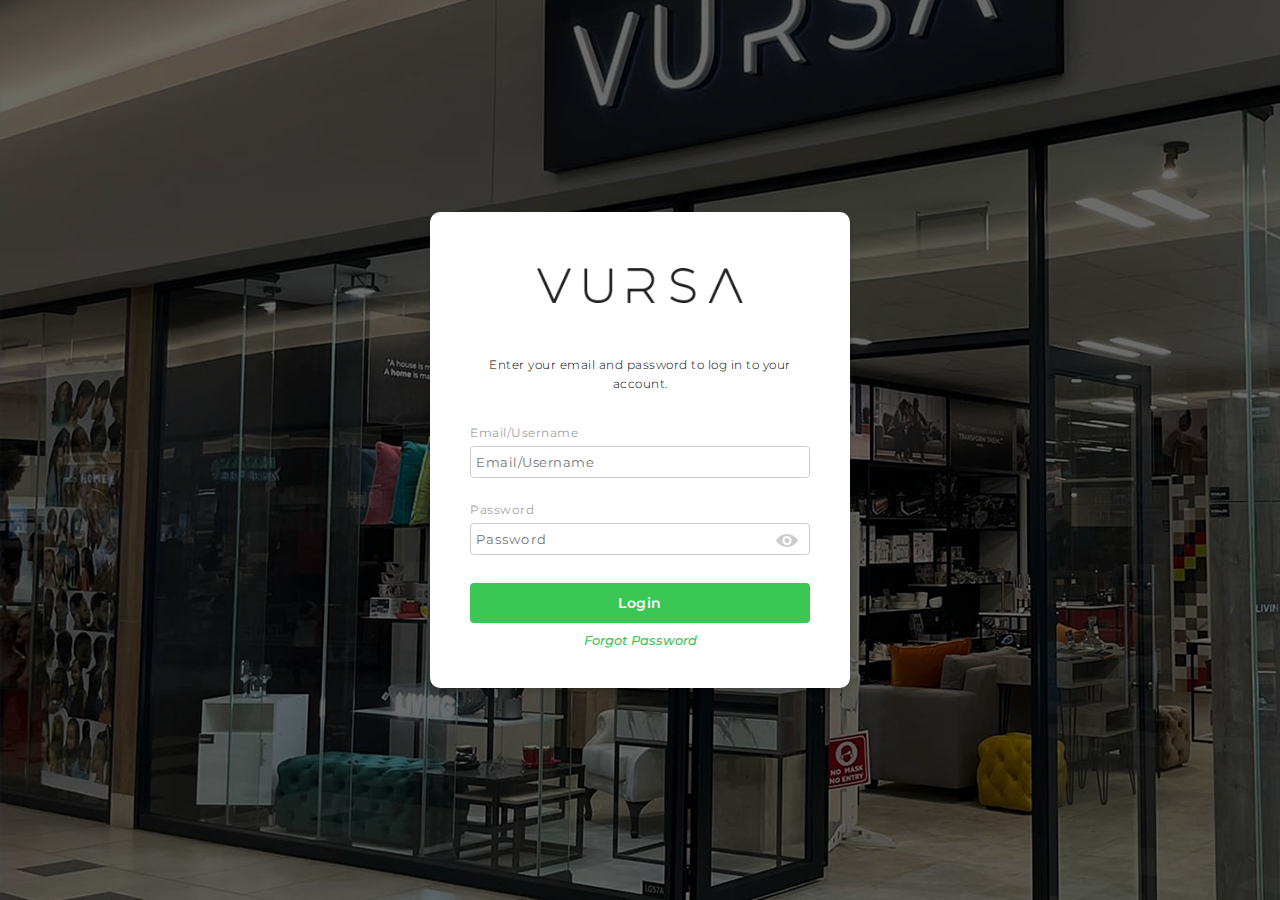
<file: index.html>
<!DOCTYPE html>
<html lang="en">

<head>
    <meta charset="UTF-8">
    <meta name="viewport" content="width=device-width, initial-scale=1.0">
    <meta http-equiv="X-UA-Compatible" content="ie=edge">
    <title>VERSA</title>
    <link rel="shortcut icon" type="image/jpg" href="" />


    <!-- Local  -->
    <link id="masterStyle" rel="stylesheet" href="/css/main.css" type="text/css">

    <!-- QA  -->
    <!-- <link id="masterStyle" rel="stylesheet" href="https://basrus.co.za/mock/VURSA/css/main.css" type="text/css"> -->


    <!-- Font import -->
    <link href='https://fonts.googleapis.com/css?family=Montserrat' rel='stylesheet'>
</head>

<body>
    <!-- Preload HTML Div -->
    <div id="preDiv" class="hide"></div>

    <!-- Loader -->
    <div id="loader"></div>

    <!-- Success Notification Banner -->
    <div class="notify">
        <div id="alertBanner"></div>
    </div>
    <!-- Information & Error Pop-up -->
    <div class="popupBox">
        <div id="popupBox" class="hide"></div>
    </div>
    <!-- Custom pop-up -->
    <div id="custardBox" class="hide">
        <div class="overlay">
            <div id="custardContainer">
                <svg onclick="hide('custardBox')" class="x" xmlns="http://www.w3.org/2000/svg" width="13.58"
                    height="13.58" viewBox="0 0 13.58 13.58">
                    <polygon class="a"
                        points="12.53 13.53 13.58 12.47 7.84 6.78 13.53 1.05 12.47 0 6.79 5.74 1.05 0.06 0 1.1 5.74 6.79 0.05 12.53 1.1 13.58 6.8 7.84 12.53 13.53" />
                </svg>
                <div id="custardContent">
                </div>
            </div>
        </div>
    </div>

    <!-- === Hidden Inputs === -->
    <input type="hidden" id="defaultLoggedInHomepage">
    <input type="hidden" id="cookedAcceptedYN">
    <!-- ======================================================================= -->

    <div class="body" id="primaryContainer">


    </div>

    <!-- ======================================================================= -->

    <!-- local -->
    <script src="../js/config.js"></script>
    <script src="../js/core.js"></script>
    <script src="../js/utils.js"></script>
    <script src="../js/candi.js"></script>

    <!-- QA -->
    <!-- <script src="https://basrus.co.za/mock/VURSA/js/config.js"></script>
    <script src="https://basrus.co.za/mock/VURSA/js/core.js"></script>
    <script src="https://basrus.co.za/mock/VURSA/js/candi.js"></script>-->

</body>

</html>
</file>
<file: css/main.css>
:root {

    /* Colours */
    --primaryColor: #3BC756;
    --primaryColorOpacity: #3bc75733;
    --secondaryColor: #2C2C2C;
    --secondaryColorOpacity: #b6bb3444;
    --secondaryColorLight: #DEE0B9;
    --thirdColor: #215257;
    --fourthColour: #739092;
    --darkColour: #132530;
    --lightGrey: #E8E8E8;
    --mediumGrey: #CCCCCC;
    --darkGrey: #A3A3A3;
    --fontColor: #000000;
    --fontLightColor: #fff;
    --errorColor: #DB0000;
    --errorColorLight: #EEC4C4;
    --errorHoverColor: #b91313;
    --trHover: #E8E9C8;
    --shadow: 0px 2px 6px #00000041;


    /* Fonts */
    --headingFont: 'Montserrat', sans-serif;
    --copyFont: 'Montserrat', sans-serif;

    /* Font sizes */
    --copySize: 12px;
    --h1Size: 26px;
    --h3Size: 20px;
    --h5Size: 14px;
    --letterSpacingHeading1: 0.5px;
    --letterSpacingHeading2: 0.2px;
    --letterSpacingCopy: 0.5px;
}

/* ---------------------------------------------------------------- */


* {
    box-sizing: border-box;
    margin: 0;
}

html {
    scroll-behavior: smooth;
}



div {
    font-family: var(--copyFont);
    font-weight: 600;
    font-size: 14px;
    letter-spacing: 0.3px;
}

.body {
    display: grid;
    grid-template-columns: 100vw;
    /* 1fr */
    min-height: 100vh;
    align-content: space-between;
    overflow: hidden;
}

h1 {
    margin: unset;
    font-family: var(--headingFont);
    font-size: var(--h1Size);
    font-weight: bold;
    margin-bottom: 10px;
    color: var(--primaryColor);
    letter-spacing: var(--letterSpacingHeading1);
    line-height: 35px;
    width: fit-content;
}

h2 {
    margin: unset;
    font-family: var(--headingFont);
    font-size: var(--h1Size);
    color: var(--secondaryColor);
    margin-bottom: 10px;
    letter-spacing: var(--letterSpacingHeading1);
    line-height: 35px;
}

h3 {
    margin: unset;
    font-family: var(--headingFont);
    font-size: var(--h3Size);
    font-weight: 600;
    color: var(--primaryColor);
    margin-top: 0px !important;
    letter-spacing: var(--letterSpacingHeading2);
    margin-bottom: 6px;
}

h4 {
    margin: unset;
    font-family: var(--headingFont);
    font-size: var(--h3Size);
    font-weight: 600;
    color: var(--fontColor);
    margin-bottom: 6px;
    letter-spacing: var(--letterSpacingHeading2);
}

h5 {
    margin: unset;
    font-family: var(--headingFont);
    font-size: var(--h5Size);
    color: var(--primaryColor);
    margin-bottom: 0.8rem;
    letter-spacing: var(--letterSpacingHeading2);
    line-height: 26px;
    font-weight: 600;
}

h6 {
    margin: unset;
    font-family: var(--headingFont);
    font-size: var(--h5Size);
    color: var(--secondaryColor);
    margin: 0.5rem 0 0.2rem 0;
    letter-spacing: var(--letterSpacingHeading2);
    line-height: 26px;
    font-weight: 600;
}



p {
    color: var(--copyColor);
    font-family: var(--copyFont);
    font-size: var(--copySize);
    letter-spacing: var(--letterSpacingCopy);
    line-height: 19px;
    font-weight: 400;
}


/* Tablet */
@media only screen and (max-width: 768px) {

    h1,
    h2 {
        font-size: 26px;
        font-weight: bold;
        margin-bottom: 18px;
        letter-spacing: var(--letterSpacingHeading1);
        line-height: 35px;
    }

    h3,
    h4 {
        font-size: 20px;
        font-weight: 600;
        margin-bottom: 15px;
        letter-spacing: var(--letterSpacingHeading2);
    }

    h5,
    h6 {
        font-size: 14px;
        line-height: 20px;
    }

    p {
        font-size: 12px;
        line-height: 21px;
    }

    div {
        font-family: var(--copyFont);
        font-weight: 600;
        font-size: 12px;
        line-height: 21px;
        letter-spacing: 0.3px;
    }
}

/* Mobile */
@media only screen and (max-width: 480px) {

    h1,
    h2 {
        font-size: 26px;
        font-weight: bold;
        margin-bottom: 18px;
        letter-spacing: var(--letterSpacingHeading1);
        line-height: 35px;
    }

    h3,
    h4 {
        font-size: 18px;
        font-weight: 600;
        margin-bottom: 10px;
        letter-spacing: var(--letterSpacingHeading2);
    }


    h5,
    h6 {
        font-size: 12px;
        margin-bottom: 8px;
        line-height: 22px;
    }

    p {
        font-size: 10px;
        line-height: 18px;
    }

    div {
        font-family: var(--copyFont);
        font-weight: 600;
        font-size: 10px;
        line-height: 18px;
        letter-spacing: 0.3px;
    }

}

.instructionP {
    color: var(--darkGrey);
}

.greyBG {
    color: #7B7B7B;
    padding: 3rem;
}

.instructionP {
    color: #7B7B7B;
}

hr {
    border: 1.5px solid var(--lightGrey);
    background-color: var(--lightGrey);
    margin: 0px 0px 30px 0px;
    width: 100%;
}

.greyBG hr {
    border: 1.5px solid var(--mediumGrey);
    background-color: var(--mediumGrey);
    margin: 20px 0px;
    width: 100%;
}

.vr {
    border-left: 2px solid #fff;
    height: 20px;
    margin: 0 15px;
}

ul {
    padding: 0 0 0.5rem 1rem;
}

ol {
    padding: 0 0 0.5rem 1rem;
}

li {
    margin-bottom: 0.4rem;
    font-weight: 400;
}

li::marker {
    fill: var(--primaryColor);
    color: var(--primaryColor);
}

.hide {
    display: none !important;
}

/* Loader */
#loader {
    display: none;
    position: absolute;
    left: 43%;
    top: 45%;
    z-index: 10;
    border: 16px solid var(--lightGrey);
    border-radius: 50%;
    border-top: 16px solid var(--primaryColor);
    width: 120px;
    height: 120px;
    -webkit-animation: spin 2s linear infinite;
    /* Safari */
    animation: spin 2s linear infinite;
}

#loader1 {
    display: block;
    position: absolute;
    left: 43%;
    top: 45%;
    z-index: 12;
    border: 16px solid var(--lightGrey);
    border-radius: 50%;
    border-top: 16px solid var(--primaryColor);
    width: 120px;
    height: 120px;
    -webkit-animation: spin 2s linear infinite;
    /* Safari */
    animation: spin 2s linear infinite;
}


/* Safari */
@-webkit-keyframes spin {
    0% {
        -webkit-transform: rotate(0deg);
    }

    100% {
        -webkit-transform: rotate(360deg);
    }
}

@keyframes spin {
    0% {
        transform: rotate(0deg);
    }

    100% {
        transform: rotate(360deg);
    }
}



.smallBox {
    background-color: var(--primaryColorOpacity);
    border-radius: 10px;
    padding: 2rem;
}

.smallBox>input {
    border-bottom: 2px solid var(--darkGrey);
}

.btn {
    font-family: var(--copyFont);
    font-size: 14px;
    font-weight: 600;
    letter-spacing: var(--letterSpacingCopy);
    color: var(--fontLightColor);
    fill: var(--fontLightColor);
    padding: 12px 25px;
    background-color: var(--primaryColor);
    border: none;
    border-radius: 4px;
    cursor: pointer;
    text-transform: none;
    min-width: 170px;
    justify-content: center;
    align-items: center;
    position: relative;
}

.btn:hover {
    background-color: var(--secondaryColor);
    border: none;
    outline: none;
}


.btnCancel {
    font-family: var(--copyFont);
    font-size: 14px;
    font-weight: 600;
    letter-spacing: var(--letterSpacingCopy);
    color: var(--primaryColor);
    fill: var(--primaryColor);
    padding: 12px 25px;
    background-color: transparent;
    border: none;
    border-radius: 4px;
    border: solid 2px var(--primaryColor);
    cursor: pointer;
    text-transform: none;
    min-width: 120px;
    justify-content: center;
    align-items: center;
    margin: 0 1rem 1rem 1rem;

}

.btnCancel:hover {
    cursor: pointer;
    background-color: var(--mediumGrey);
    outline: none;
}

#loginBtn:disabled {
    background-color: var(--mediumGrey);
}

.btn:disabled {
    background-color: var(--mediumGrey);
    cursor: none;
}

.btnText {
    transition: all 0.2s;
}



/* change btn text visibility */
.invisible {
    visibility: hidden;
    opacity: 0;
}

/* btn onclick loading animation  */
.btnLoading::after {
    content: "";
    position: absolute;
    width: 18px;
    height: 18px;
    top: 0;
    left: 0;
    right: 0;
    bottom: 0;
    margin: auto;
    border: 4px solid transparent;
    border-top-color: var(--fontLightColor);
    border-radius: 50%;
    animation: btnLoading-spinner 1s ease infinite;
}

@keyframes btnLoading-spinner {
    from {
        transform: rotate(0turn);
    }

    to {
        transform: rotate(1turn);
    }
}

.btn2 {
    font-family: var(--copyFont);
    font-size: 15px;
    color: white;
    padding: 14px 30px;
    background-color: var(--secondaryColor);
    border: none;
    border-radius: 11px;
    margin-top: 10px;
    margin-bottom: 10px;
    margin-right: 10px !important;
    cursor: pointer;
    text-transform: none;
}

.btn2:hover {
    background-color: var(--thirdColor);
    border: none;
    outline: none;
    color: var(--primaryColor);
}

.errBtn {
    font-family: var(--copyFont);
    font-size: 15px;
    color: white;
    padding: 14px 42px;
    background-color: var(--errorColor);
    border: none;
    border-radius: 21px;
    margin-top: 10px;
    margin-bottom: 10px;
    display: flex;
    margin: auto;
    cursor: pointer;
    justify-content: center;
    text-transform: none;
}

.errBtn:hover {
    background-color: var(--errorHoverColor);
}

.btnEndGrid {
    grid-column: 1 / -1;
    display: flex;
    justify-content: flex-end;
    width: 100%;
}

.btnCenterGrid {
    grid-column: 1 / -1;
    display: flex;
    justify-content: center;

}

.btnSVG {
    font-family: var(--copyFont);
    font-size: 13px;
    font-weight: 400;
    letter-spacing: var(--letterSpacingCopy);
    color: var(--fontLightColor);
    fill: var(--fontLightColor);
    padding: 11px 20px;
    background-color: var(--thirdColor);
    border: none;
    border-radius: 11px;
    cursor: pointer;
    min-width: 150px;
    justify-content: center;
    align-items: center;
    margin-right: 1rem;
}

.btnSVG:hover {
    background-color: var(--secondaryColor);
}

.btnSVG>svg {
    height: 17px;
    width: auto;
    margin-right: 5px;
}


.actionBtn {
    background-color: var(--lightGrey);
    color: var(--primaryColor);
    fill: var(--fontLightColor);
    font-family: var(--copyFont);
    font-size: 13px;
    font-weight: 600;
    letter-spacing: var(--letterSpacingCopy);
    width: fit-content;
    padding-right: 1rem;
    border: none;
    border-radius: 11px;
    cursor: pointer;
    min-width: 150px;
    height: 45px;
    display: flex;
    justify-content: flex-start;
    align-items: center;
    margin-right: 1rem;
}

.actionBtn>span:first-child {
    background-color: var(--primaryColor);
    border-radius: 11px 0 0 11px;
    margin-right: 1rem;
    height: inherit;
    display: flex;
    align-items: center;
    padding: 0px 0.8rem;
}

.actionBtn:hover {
    background-color: var(--mediumGrey);
}


.greyBG {
    background-color: var(--lightGrey);
}

.responsivePadding {
    display: grid;
    grid-template-columns: minmax(auto, 1200px);
    justify-content: center;
    padding: 0 4rem;
    /* justify-content: start; */
    /* justify-items: center; */
}

@media only screen and (max-width: 1300px) {

    .responsivePadding {
        grid-template-columns: 1fr;
        padding: 0 4rem;
    }
}

@media only screen and (max-width: 600px) {

    .responsivePadding {
        grid-template-columns: 1fr;
        padding: 0 2rem;
    }
}


.grid-1col {
    display: grid;
    grid-template-columns: minmax(auto, 1200px);
    justify-items: start;
    /* margin: 1rem 2rem; */
    gap: 0.7rem;
}

.grid-1col>table {
    margin: unset;
    margin-bottom: 1rem;
}


.row {
    display: inline-flex;
    justify-content: space-evenly;
    width: 100%;
    column-gap: 1rem;
}

.flex {
    display: flex;
}

.gridBreak {
    width: 4rem;
    height: 2rem;
    max-width: unset;
    min-width: unset;

}

@media only screen and (max-width: 650px) {
    .row {
        display: inline-flex;
        justify-content: space-evenly;
        width: 100%;
        gap: 0.7rem;
        flex-direction: column;
    }
}



.marginTop {
    margin-top: 1.5rem;
}

.marginBottom {
    margin-bottom: 1.5rem;
}

.sectionGap {
    margin-bottom: 3rem;
}


.navActive {
    font-weight: bold;
    color: var(--primaryColor);
}

.upload {
    color: var(--primaryColor);
    font-size: 14px;
    margin-bottom: 1rem;
    font-weight: 500;
    cursor: pointer;
}

.docUploadedDiv {
    width: 100%;
    padding: 1rem;
    background-color: #D6DAD7;
    border-radius: 10px;
    margin-bottom: 1rem;
    display: grid;
    align-items: center;
    grid-template-columns: 8fr 0.5fr;
}

.docUploadedIcons {
    display: flex;
    align-items: center;
}

.docUploadedIcons>svg {
    width: 1.4rem;
    max-height: 1.2rem;
    height: auto;
    margin-right: 0.7rem;
    cursor: pointer;
}


.docUploadedIcons>div>svg {
    width: 1.4rem;
    max-height: 1.2rem;
    height: auto;
    margin-right: 0.7rem;
    cursor: pointer;
}


svg {
    fill: var(--primaryColor);
}

.width100 {
    width: 100%;
}

/*================================ INPUT====================== */
.inpDiv {
    position: relative;
    width: 100%;
}

.inpFB {
    position: absolute;
    bottom: -13px;
    font-size: 10px;
    color: var(--errorColor);
}

input {
    font-family: var(--copyFont);
    font-size: 13px;
    padding: 7px 7px 7px 5px;
    letter-spacing: var(--letterSpacingCopy);
    display: block;
    width: inherit;
    /* width: 310px; */
    border: none;
    border: 1.5px solid var(--mediumGrey);
    margin-bottom: 8px;
    border-radius: 4px;
    background-color: #0000;
    /* padding-left: 38px; */
}

select {
    font-family: var(--copyFont);
    font-size: 14px;
    padding: 6px 7px 6px 5px;
    letter-spacing: var(--letterSpacingCopy);
    display: block;
    width: inherit;
    /* width: 310px; */
    border-radius: 4px;
    border: 1.5px solid var(--mediumGrey);
    margin-bottom: 8px;
    background-color: transparent;
}

option {
    color: var(--darkColour);
    /* background-color: white; */
}

textarea {
    font-family: var(--copyFont);
    font-size: 14px;
    padding: 7px 7px 7px 5px;
    letter-spacing: var(--letterSpacingCopy);
    width: 100%;
    height: 120px;
    border: 1.5px solid var(--mediumGrey);
    padding: 10px;
    font: var(--copyFont);
    letter-spacing: var(--letterSpacingCopy);
    font-weight: 400;
    margin-top: 10px;
    resize: none;
}

input:focus {
    outline: none;
    border: 2px solid var(--primaryColor);
}

select:focus {
    outline: none;
    border: 2px solid var(--primaryColor);
}

select:hover {
    cursor: pointer;
}

textarea:focus {
    outline: none;
    border: 2px solid var(--primaryColor);
}



input[type=password] {
    letter-spacing: 1.1px;
}

input[type=radio] {
    cursor: pointer;
    width: fit-content;
}

input[type=file] {
    display: none;
}

a {
    /* margin-top: 5px; */
    color: var(--fontColor);
    text-decoration: none;
}

a:hover {
    cursor: pointer;
}


/* Chrome, Safari, Edge, Opera - no arrows */
input::-webkit-outer-spin-button,
input::-webkit-inner-spin-button {
    -webkit-appearance: none;
    margin: 0;
}

/* Firefox - no arrows */
input[type=number] {
    -moz-appearance: textfield;
}

/* i>img {
    width: 24px;
    top: 10px;
    position: absolute;
} */

/* LABEL ======================================= */
label {
    display: block;
    font-family: var(--copyFont);
    color: var(--darkGrey);
    font-size: 12px;
    font-weight: normal;
    text-align: left;
    letter-spacing: var(--letterSpacingCopy);
    transition: 0.2s ease all;
    -moz-transition: 0.2s ease all;
    -webkit-transition: 0.2s ease all;
    margin-bottom: 0.4rem;
}

input:valid~label,
select:valid~label,
textarea:valid~label {
    display: none;
}

input:invalid~label,
select:invalid~label,
textarea:invalid~label {
    color: var(--darkGrey);
    display: block;
}

input:focus~label,
select:focus~label,
textarea:focus~label {
    color: var(--primaryColor);
    font-weight: normal;
    display: block;
}


input[type=checkbox] {
    width: auto !important;
    min-width: 18px;
    height: 18px;
    cursor: pointer;
    z-index: 2;
    margin-right: 0.7rem;
}

input[type=checkbox]:checked {
    background-color: var(--primaryColor);
    color: var(--primaryColorOpacity);
}

input[type=radio] {
    width: auto !important;
    margin-right: 0.7rem;

}

input[type="search"]::-webkit-search-cancel-button {
    -webkit-appearance: none;
    cursor: pointer;
    height: 18px;
    width: 18px;
    content: url(/img/general/Icons/clearSearch.svg);
}

.newEntry {
    border-color: var(--secondaryColor) !important;
    margin-top: 10px;
}

/* ---------- */
/* Customize the label (the container) */
.container {
    display: block;
    position: relative;
    padding-left: 35px;
    margin-bottom: 12px;
    cursor: pointer;
    font-size: 22px;
    -webkit-user-select: none;
    -moz-user-select: none;
    -ms-user-select: none;
    user-select: none;
}

/* Hide the browser's default checkbox */
.container input {
    position: absolute;
    opacity: 0;
    cursor: pointer;
    height: 0;
    width: 0;
}

/* Create a custom checkbox */
.checkmark {
    position: absolute;
    top: -3px;
    left: 0;
    height: 25px;
    width: 25px;
    background-color: #eee;
}

/* On mouse-over, add a grey background color */
.container:hover input~.checkmark {
    background-color: #ccc;
}

/* When the checkbox is checked, add a blue background */
.container input:checked~.checkmark {
    background-color: var(--primaryColor);
}

/* Create the checkmark/indicator (hidden when not checked) */
.checkmark:after {
    content: "";
    position: absolute;
    display: none;
}

/* Show the checkmark when checked */
.container input:checked~.checkmark:after {
    display: block;
}

/* Style the checkmark/indicator */
.container .checkmark:after {
    left: 9px;
    top: 5px;
    width: 5px;
    height: 10px;
    border: solid white;
    border-width: 0 3px 3px 0;
    -webkit-transform: rotate(45deg);
    -ms-transform: rotate(45deg);
    transform: rotate(45deg);
}

/* ------ */

/* toggle */
/* The switch - the box around the slider */
.switch {
    position: relative;
    display: inline-block;
    margin: 0 1.5rem 0 0;
    width: 50px;
    height: 24px;
    vertical-align: middle;
}

/* Hide default HTML checkbox */
.switch input {
    opacity: 0;
    width: 0;
    height: 0;
}

/* The tggl */
.tggl {
    width: 50px;
    position: absolute;
    cursor: pointer;
    top: 0;
    left: 0;
    right: 0;
    bottom: 0;
    background-color: #ccc;
    -webkit-transition: 0.4s;
    transition: 0.4s;
}

.tggl.both {
    background-color: var(--secondaryColor);
}

.tgglLabel {
    font-size: var(--copySize);
    color: var(--darkColour);
}

.tggl:before {
    position: absolute;
    content: "";
    height: 16px;
    width: 16px;
    left: 4px;
    bottom: 4px;
    background-color: white;
    -webkit-transition: 0.4s;
    transition: 0.4s;
}

input:checked+.tggl {
    background-color: var(--primaryColor);
}

input:checked+.tggl:before {
    -webkit-transform: translateX(26px);
    -ms-transform: translateX(26px);
    transform: translateX(26px);
}

/* Rounded sliders */
.tggl.round {
    border-radius: 34px;
}

.tggl.round:before {
    border-radius: 50%;
}


/* ------ */


/* Validation */

.correct {
    border: 2px solid var(--primaryColor);
}

.incorrect {
    border: 2px solid var(--errorColor) !important;
}

.incorrect:focus {
    border: 2px solid var(--errorColor) !important;
}

/* =========== TABLE ============== */

table {
    border-spacing: 1;
    border-collapse: collapse;
    overflow: hidden;
    border-width: 2px;
    border-color: var(--mediumGrey) !important;
    white-space: normal !important;
    margin: 1rem 3rem 3rem 3rem;
    width: -webkit-fill-available;
    border-radius: 5px;
    box-shadow: var(--shadow);

}

table .btn {
    width: fit-content;
    min-width: unset;
    font-size: 13px;
}



thead {
    font-family: "Open Sans", Arial, Helvetica, sans-serif;
    letter-spacing: 0.2px;
    border: none;
    padding: 0px 20px !important;
    height: 65px;
}

th {
    font-size: 14px !important;
    font-weight: 600;
    border: none;
    padding: 15px 5px !important;
    font-family: var(--copyFont);
    font-size: var(--h5Size);
    color: white;
    margin-bottom: 13px;
    letter-spacing: var(--letterSpacingCopy);
    background-color: var(--primaryColor);
    text-align: center;
    padding: 20px;
}

td {
    padding: 15px !important;
    font-family: var(--copyFont);
    font-size: 13px;
    color: var(--copyColor);
    letter-spacing: var(--letterSpacingCopy);
    line-height: 20px;
    padding: 20px;
    font-weight: 400;
    text-align: center;
    width: auto;
    max-width: 150px;
    overflow: hidden;
    text-overflow: ellipsis;
    /* white-space: nowrap; */

}

tr {
    border-bottom: 2px solid #E6E6E6 !important;
    font-size: 13px !important;
    background-color: #ffffff;
    padding: 15px 15px !important;
    text-transform: none !important;
    white-space: normal !important;
}



table tr:last-of-type {
    border-bottom: none;
}


/* ------Pagination -------- */

#pagDiv {
    text-align: center;
    margin: 15px;
}

.pagNum {
    font-size: 12px;
    font-weight: normal;
    color: #000000;
    position: relative;
    border: none;
    border-radius: 5px;
    background-color: transparent;
    cursor: pointer;
    padding: 10px 20px;
    box-shadow: none;
}

.pagNumActive {
    font-size: 14px;
    font-weight: bold;
    position: relative;
    border: none;
    border-radius: 5px;
    background-color: var(--secondaryColor);
    cursor: pointer;
    color: black;
    padding: 10px 20px;
    box-shadow: none;
}

.pagNum:hover {
    font-weight: bold;
}

.pagArrow {
    color: #000000;
    position: relative;
    border: none;
    border-radius: 5px;
    background-color: transparent;
    cursor: pointer;
    padding: 10px 20px;
    box-shadow: none;
    font-size: 20px;
}

.pagArrow:hover {
    color: var(--primaryColor);
}

/* ------Search Table --------------- */

#searchSpace {
    float: right;
    margin-bottom: 12px;
    display: flex;
}

#searchFilters {
    width: auto;
    height: 40px;
    background-color: var(--primaryColor);
    border-radius: 7px;
    margin-left: 12px;
    text-align: center;
    top: -5px;
    position: relative;
    padding: 0px 18px;
    display: flex;
    flex-direction: row;
    align-items: center;
    color: white;
    cursor: pointer;
    margin-top: 5px;
}

#searchFilters>img {
    width: 17px;
    height: auto;
    margin-left: 10px;
    /* margin-top: 12px; */
}

#searchFilters:hover {
    background-color: var(--secondaryColor);
}

.searchFiltersActive {
    background-color: var(--secondaryColor) !important;
}

.searchBarIcon {
    content: url(/img/general/Icons/magGlass_grey.svg);
    width: 14px;
    fill: #a9a9a9;
    position: absolute;
    margin: 13px;
}

#trSearch {
    background-color: #E8E8E8 !important;
    /* #DEDEDE */
    min-height: 65px;

}

#trSearch input {
    min-width: 130px;
    max-width: 180px;
    margin: 10px;
}

#trSearch select {
    min-width: 130px;
    max-width: 175px;
    margin: 10px;
}

.iconOff {
    fill: #777777;
    cursor: pointer;
}

.iconOn {
    fill: var(--primaryColor);
}

.iconGrid {
    display: grid;
    grid-template-columns: auto auto;
    align-items: center;
    justify-items: center;
    grid-gap: 8px;
}

.clientLogoTable>img {
    width: 60px;
    height: auto;
}





/* =========== LOGIN ============== */

/*--------------- Login & Forgot Password------------*/

.loginGrid {
    position: absolute;
    display: grid;
    grid-template-columns: 10% 40% 40% 10%;
    height: 100vh;
    width: 100vw;
    align-items: center;
    justify-items: center;
    z-index: 11;
    overflow: hidden;
}


#coverImg {
    min-height: 100vh;
    width: auto;

    background-position: center;
    background-repeat: no-repeat;
    -webkit-background-size: contain;
    -moz-background-size: contain;
    -o-background-size: contain;
    background-size: contain;
    z-index: 10;

    grid-column: 1/ span all;
    grid-row: 1/ span all;

    /* position: fixed;
    top: 0;
    left: 0;*/

}


.loginContent {
    grid-column: 2/4;
    grid-row: 1;
    width: 420px;
    height: fit-content;
    padding: 40px;
    background: white;
    box-shadow: 0px 3px 6px #00000029;
    border-radius: 10px;
    z-index: 11;
    display: flex;
    flex-direction: column;
    align-items: center;
}

#loginLogos {
    display: flex;
    flex-direction: row;
    margin-bottom: 15px;
    justify-content: space-evenly;
    padding: 0;
    margin-bottom: 20px;
}

#loginLogos>img {
    height: 35px;
    width: auto;

}

#loginDiv,
#forgotPassDiv {
    display: flex;
    flex-direction: column;
    text-align: center;
    align-items: center;
}

#loginDiv>h1,
#forgotPassDiv>h1 {
    margin-bottom: 6px;
    font-size: 18px;
    font-weight: 600;
    color: var(--fontColor);
    margin-bottom: 2px;
}

#loginDiv>p,
#forgotPassDiv>p {
    font-size: 12px;
    margin-bottom: 2rem;
    /* color: var(--darkGrey); */
    font-weight: 300;
}

.loginInputs {
    width: 100%;
}

.loginInputs>.inpDiv>input {
    width: 100%;
}

#langDivLogin {
    margin-bottom: 12px;
    display: flex;
    align-items: center;
}

#langDivLogin>select {
    margin-bottom: unset;
}

#langDD {
    right: unset;
    width: fit-content;
    border-bottom: none;
    text-align: center;
    padding: 0px 2px;
}

.langLoginSVG {
    fill: black;
    position: relative;
}

#langDiv {
    display: flex;
    align-items: center;
}

.langHomeSVG {
    fill: white;
    position: relative;
    top: -3.5px;
}

.inputDarkGB {
    color: white;
    background-color: transparent;
}


#loginBtn {
    background-color: var(--primaryColor);
    text-align: center;
    margin: auto;
    display: flex;
    justify-content: center;
    align-items: center;
    height: 40px;
    width: 100%;
    max-width: unset;
    margin: 5px 0px 5px 0px;
    border-radius: 4px;
}

.loginHelp {
    color: var(--primaryColor);
    cursor: pointer;
    font-size: 13px;
    font-weight: 500;
    letter-spacing: 0px;
    margin-top: 4px;
    cursor: pointer;
    font-style: italic;
    display: flex;
    flex-wrap: wrap;
    justify-content: center;
    align-items: center;
}

.loginHelp:hover {
    font-weight: 600;
}

.loginHelp>span {
    display: flex;
    align-items: center;
}

#succSVG {
    fill: var(--primaryColor);
}

.ctick {
    fill: white;
}

.loginHelp>span>svg {
    fill: var(--primaryColor);
    height: 21px;
    margin-left: 3px;
    stroke-width: 0.4px;
    stroke: var(--primaryColor);
}

.forgotPassword {
    text-align: center;
    color: var(--primaryColor) !important;
    font-weight: normal;
}

.forgotPassword:hover {
    font-weight: bold;
}


/* Login Support */

.loginSupportGrid {
    position: absolute;
    display: grid;
    grid-template-columns: 5% 90% 5%;
    height: 100vh;
    width: 100vw;
    align-items: center;
    justify-items: center;
    z-index: 11;
}

#supportBlock {
    grid-column: 2/3;
    grid-row: 1;
    width: 100%;
    height: fit-content;
    padding: 3rem;
    background: white;
    box-shadow: 0px 3px 6px #00000029;
    border-radius: 10px;
    z-index: 11;
    display: grid;
    grid-template-columns: auto auto;
    gap: 80px;
}

#left {
    display: flex;
    flex-direction: column;
    align-items: flex-start;
    justify-content: space-around;
}

.supportSpeel>h6 {
    font-weight: 400;
    line-height: 24px;
}

.supportSpeel p {
    font-size: 12px;
    line-height: 19px;
}


#right {
    display: grid;
    justify-content: center;
    grid-template-columns: 1fr 1fr;
    gap: 5px 30px;
    align-content: center;
    margin-top: 15px;
}

.attachedFile {
    display: flex;
    align-items: center;
    cursor: pointer;
    color: var(--darkColour);
}

.attachedFile:hover {
    fill: var(--secondaryColor);
    color: var(--secondaryColor);
}

.attachedFile>svg {
    margin-right: 5px;
}

.fileNamePreview {
    display: flex;
    align-items: center;
    margin: 1rem 0;
    padding: 0.5rem 1rem;
    background-color: var(--lightGrey);
    width: 100%;
    justify-content: space-between;
    font-weight: 400;
}

#backLogin {
    display: flex;
    align-items: center;
    cursor: pointer;
    margin-bottom: 2rem;
}

#backLogin:hover {
    color: var(--secondaryColor);
    fill: var(--secondaryColor);
}

#backLogin>svg {
    margin-right: 5px;
}

#backLogin>h6 {
    margin-bottom: 0;
}

#socialCU {
    display: flex;
    margin: 1rem 0;
}

#socialCU>svg,
#socialCU>a>svg {
    fill: var(--primaryColor);
    height: 17px;
    width: auto;
    margin-right: 15px;
}

#socialCU>svg:hover,
#socialCU>a>svg:hover {
    fill: var(--thirdColor);
    cursor: pointer;
}


/* =========== NAV ================ */

#nav {
    font-family: var(--copyFont);
    font-size: 14px;
    font-weight: bold;
    letter-spacing: 0.5px;
    color: #ffffff;
    display: grid;
    grid-template-columns: auto auto auto;
    grid-template-rows: auto auto auto;
}

#bar1 {
    background-color: var(--secondaryColor);
    padding: 1.2rem 4rem;
    display: flex;
    justify-content: space-between;
    align-items: center;

}

#bar1 img {
    cursor: pointer;
}

#bar1 h5 {
    margin-bottom: 0;
}

#bar2 {
    border-bottom: 2px solid var(--mediumGrey);
    padding: 1.2rem 4rem;
    display: flex;
    justify-content: flex-start;
    align-items: center;
    margin-bottom: 2rem;

}

#bar2 h6 {
    margin: 0 1.5rem 0 0;
    font-weight: 500;
    font-family: var(--copyFont);
    font-size: 14px;
    letter-spacing: var(--letterSpacingHeading2);
    line-height: 26px;
}

#bar2 h6 a:hover {
    color: var(--primaryColor);
}


#vursaLogo {
    width: 150px;
    height: auto;
}

#mainContainer {
    /* padding: 0 4rem; */
}

.primeColor {
    color: var(--primaryColor);
    fill: var(--primaryColor);
}

/* =========== FOOTER NAV ================ */
#footer {
    background-color: var(--secondaryColor);
    color: white;
    padding: 25px;
    display: grid;
    grid-template-columns: auto auto auto auto auto;
    grid-template-rows: auto auto;
    gap: 20px;
    align-self: end;
    justify-content: space-evenly;
}

#myDevDiv {
    grid-column: 4;
    grid-row: 1;
    margin-top: 30px;
}

#eFeedbackDiv {
    grid-column: 4;
    grid-row: 1;
}

#footer h6 {
    font-size: 14px;
    line-height: 16px;
}

#footer p {
    font-size: 12px;
}

#footer p:hover,
#footer h6:hover {
    color: var(--secondaryColor);
    cursor: pointer;
}

#contact {
    display: flex;
}

#contact div:first-of-type {
    margin-right: 20px;
}

#footerLogo {
    height: 110px;
}

#social {
    display: flex;
    margin-top: 21px;
}

#social>svg,
#social>a>svg {
    fill: white;
    height: 14px;
    width: auto;
    margin-right: 14px;
}

#social>svg:hover,
#social>a>svg:hover {
    fill: var(--secondaryColor);
    cursor: pointer;
}

#TCs {
    grid-column: 5;
    display: flex;
    align-items: flex-end;
}

#TCs>a {
    color: var(--fontLightColor);
    font-size: 10px;
    font-weight: 400;
    text-align: right;
    line-height: 14px;
    text-decoration: none;
}

#TCs>a:hover {
    color: var(--secondaryColor);
}

#TCs span {
    cursor: pointer;
}

/* =========== COOKIES POP-UP =========== */

#cookieBanner {
    z-index: 2;
    display: grid;
    grid-template-columns: auto auto;
    gap: 5px 40px;
    position: fixed;
    width: 80%;
    background-color: var(--secondaryColor);
    box-shadow: var(--shadow);
    padding: 1.5rem;
    border-radius: 10px;
    bottom: 5%;
}

#cookieSVG {
    height: 30px;
    width: auto;
    margin-right: 10px;
    margin-top: -10px;
}

.cookieBtn {
    font-family: var(--copyFont);
    font-size: 15px;
    color: white;
    padding: 14px 30px;
    background-color: var(--thirdColor);
    border: none;
    border-radius: 20px;
    cursor: pointer;
}

.cookieBtn:hover {
    background-color: var(--fourthColour);
    border: none;
    outline: none;
    color: white;
    font-weight: bold;
}

.cookieX {
    fill: var(--lightGrey);
    border-radius: 50%;
    width: 20px;
    height: 20px;
    position: absolute;
    z-index: 105 !important;
    margin-left: 20px;
    top: 12px;
    right: 12px;
}

.cookieX:hover {
    fill: var(--darkColour);
}

.pLink {
    font-weight: 600;
    cursor: pointer;
}

.inline {
    display: flex;
    align-items: center;
}

.center {
    display: flex;
    flex-direction: column;
    align-items: center;
}

.grid2 {
    display: grid;
    grid-template-columns: auto auto;
    gap: 80px;
    padding: 70px;

}

/* =============== NOTIFICATIONS ================= */
/* --------- Notification popup ------------------ */
.notify {
    position: fixed;
    top: 10px;
    z-index: 102;
}

.noteIcon>svg {
    fill: var(--primaryColor);
    width: 30px;
}

.noteX {
    color: var(--darkGrey);
    cursor: pointer;

}

.notification {
    position: relative;
    background: white;
    margin-top: 10px;
    box-shadow: 0px 3px 6px #00000029;
    padding: 3%;
    left: -400px;
    min-width: 250px;
    max-width: 400px;
    min-height: 35px;
    border-right: solid;
    border-width: 5px;
    border-color: var(--primaryColor);
    font-size: 15px;
    opacity: 100%;
    display: grid;
    grid-template-columns: 15% 79% 6%;


    /* Animation – Slide in*/
    -webkit-animation: notification 0.5s forwards;
    -webkit-animation-delay: 1s;
    animation: notification 0.5s forwards;
    animation-delay: 1s;
}

@-webkit-keyframes notification {
    100% {
        left: 20px;
    }
}

@keyframes notification {
    100% {
        left: 20px;
    }
}

/* ---------------- Error popup -------------------- */
.popupBox {
    position: fixed;
    top: 30%;
    left: 40%;
    z-index: 100000;
}

.popupMsg {
    position: relative;
    background: white;
    box-shadow: 0px 3px 6px #00000029;
    padding: 10%;
    width: 300px;
    min-height: 200px;
    border-top: solid 8px var(--errorColor);
    font-size: 14px;
    text-align: center;
    z-index: 100000;
}

.msgHeading {
    font-size: 18px;
    font-weight: bold;
}

.popIconInfo>svg {
    fill: var(--primaryColor);
    width: 46px;

}

.popIconErr>svg {
    fill: var(--errorColor);
    width: 46px;
}

.overlay {
    position: fixed;
    width: 100%;
    height: 100%;
    top: 0;
    left: 0;
    right: 0;
    bottom: 0;
    background-color: rgba(0, 0, 0, 0.61);

}

.invisibleOverlay {
    position: fixed;
    width: 100%;
    height: 100%;
    top: 0;
    left: 0;
    right: 0;
    bottom: 0;
    background-color: transparent;
    z-index: 1;
}

.invisibleOverlay:hover {
    background-color: transparent;
}


/* ----------information popup --------------------- */

.popupBoxBig {
    position: fixed;
    top: 30%;
    left: 40%;
    z-index: 100;
}

.popupBoxContent {
    position: relative;
    width: 80%;
    max-height: 90%;
    padding: 40px;
    top: 5%;
    margin: auto;
    background: white;
    margin-top: 10px;
    box-shadow: 0px 3px 6px #00000029;
    overflow: auto;
}


.seeThroughOverlay {
    position: fixed;
    width: 1000px;
    height: 100%;
    top: 150px;
    background-color: transparent;
    z-index: 101;
}


.closeX {
    padding-top: 7px;
    color: #dadada;
    font-size: 25px;
    font-weight: bold;
    text-align: center;
    border-radius: 50%;
    width: 40px;
    height: 40px;
    float: right;
    position: relative;
    z-index: 105 !important;
    margin-left: 20px;
}

.closeX:hover {
    background-color: #e2e2e2;
    color: white;
    cursor: pointer;
}

/* ----------custom popup --------------------- */

#custardBox {
    position: fixed;
    top: 30%;
    left: 40%;
    z-index: 100;
}

#custardContainer {
    border-top: solid 8px var(--primaryColor);
    position: relative;
    width: 60%;
    max-height: 80%;
    padding: 40px;
    top: 15%;
    margin: auto;
    background: white;
    margin-top: 10px;
    box-shadow: 0px 3px 6px #00000029;
    overflow: auto;
}

#custardContent select {
    margin-bottom: 0;
}

#custardContent {
    text-align: center;
}

#custardContent .CCdigits {
    margin-bottom: 0;
}

#custardContent .bar {
    margin-top: 6px;
}

.x {
    fill: var(--mediumGrey);
    border-radius: 50%;
    width: 30px;
    height: 30px;
    position: absolute;
    z-index: 105 !important;
    margin-left: 20px;
    top: 21px;
    right: 21px;
}

.x:hover {
    fill: var(--secondaryColor);
    cursor: pointer;
}

/* -----------Feedback Banner ----------*/
#feedbackBanner {
    background-color: #db00001c;
    border-left: 5px solid var(--errorColor);
    width: 100%;
    padding: 1rem;
    display: grid;
    grid-template-columns: auto 1fr auto;
    gap: 14px;
    align-items: center;
    text-align: left;
    justify-content: start;
    margin-bottom: 1rem;
}

.feedbackBannerGood {
    background-color: var(--primaryColorOpacity) !important;
    border-left: 5px solid var(--primaryColor) !important;
}

#feedback {
    color: var(--fontColor);
    font-size: 11px;
    line-height: 17px
}

.xFeedback {
    fill: var(--darkGrey);
    border-radius: 50%;
    width: 16px;
    height: 16px;
    z-index: 2;
    cursor: pointer;
}

.xFeedback:hover {
    fill: var(--fontColor);
}


/* =========== TABS =============== */


.tab {
    display: flex;
    overflow: hidden;
    padding-bottom: 0px;
    margin: 0;
    width: 90%;
    overflow: hidden;

    /* flex-direction: row;
    align-items: center; */

    flex-direction: column;
    align-items: flex-start;
}

.tab button.active {
    color: var(--fontColor);
    font-weight: 700;
    border-bottom: 3px solid var(--primaryColor);

}

.tab button:hover {
    color: var(--secondaryColor);
    font-weight: 700;
}

.tab button {
    background-color: transparent;
    color: var(--darkGrey);
    min-width: 70px;
    border: none;
    outline: none;
    cursor: pointer;
    margin-right: 35px;
    transition: 0.5s;
    font-family: var(--copyFont);
    letter-spacing: var(--letterSpacingCopy);
    padding-bottom: 8px;
    margin-bottom: 1rem;
    text-align: left;
}


.sideBarGrid {
    display: grid;
    grid-template-columns: 1fr 3fr;
    margin-top: 2rem;
    gap: 1rem;
}


/* Tablet */
@media only screen and (max-width: 768px) {

    .sideBarGrid {
        display: grid;
        grid-template-columns: 1fr;
        margin-top: 2rem;
        gap: 1rem;
    }

    .tab {
        flex-direction: row;
        align-items: center;
        margin-right: 1rem;
    }

    .tab button {

        font-size: 14px;
        line-height: 20px;
        background-color: transparent;
        color: var(--darkGrey);
        min-width: 50px;
        border: none;
        outline: none;
        cursor: pointer;
        margin-right: 1.5rem;
        transition: 0.5s;

        padding-bottom: 4px;
        margin-bottom: 1rem;
        text-align: left;
    }

}

/* Mobile */
@media only screen and (max-width: 498px) {

    .tab button {

        font-size: 12px;
        line-height: 22px;

        margin-right: 1.4rem;
        transition: 0.5s;
        padding-bottom: 0rem;
    }

}


/* Country Code */

.CCdiv {
    display: flex;
    flex-wrap: wrap;
    flex-direction: row;
    justify-content: left;
}

.countryCodes {
    width: 100px;
    background-color: transparent;
    min-width: unset;
    padding-right: 4px;
    border: none;
    border-bottom: 2px solid var(--mediumGrey);
}

.CCdigits {
    border-radius: 0px 3px 3px 0px !important;
    border-left: none !important;
    min-width: unset !important;
    width: 209px;
    padding-left: 10px !important;
    /* margin-bottom: 0 */
}

/* Password Validation */
#passValBox,
#passMatchBox {
    width: auto;
    background-color: white;
    padding: 1rem;
    /* margin-top: 18px; */
    box-shadow: var(--shadow);
    position: relative;
    z-index: 1;
    top: -23px;
}

#passValBox:after,
#passMatchBox::after {
    content: "";
    width: 20px;
    height: 20px;
    transform: rotate(-45deg);
    background: #fff;
    position: absolute;
    top: -10px;
    left: calc(10% - 10px);
    /* box-shadow: var(--shadow); */
}

#passValBox>ul {
    /* list-style-position: inside; */
    list-style-image: url(/img/integrate/cross.svg);
    text-align: left;
    padding-left: 1rem;
}



#passValBox>ul>li {
    font-size: 13px;
    font-weight: 400;
    line-height: 20px;
}

#passValBox>h5 {
    margin-bottom: 5px;
    font-size: 14px;
    line-height: 20px;
    text-align: left;
}

#passMatchBox>h5 {
    color: var(--errorColor);
    margin-bottom: 0;
    font-size: 14px;
    line-height: 20px;
    text-align: left;
}

/* tick & cross */
.SVGbullet {
    width: 10px;
}


/* eye */
.viewPass {
    width: 22px;
    height: auto;
    fill: var(--mediumGrey);
    position: absolute;
    cursor: pointer;
    right: 12px;
    top: 32px;
}

.iconOff {
    fill: var(--mediumGrey);
    cursor: pointer;
}

.iconOn {
    fill: var(--primaryColor);
}


#capsLock {
    width: 110px;
    background-color: #fff;
    padding: 5px;
    box-shadow: var(--shadow);
    position: absolute;
    z-index: 10;
}

#capsLock>h6 {
    font-size: 12px;
    z-index: 11;
    margin-bottom: 0;
}

#capsLock:after {
    content: "";
    width: 11px;
    height: 11px;
    transform: rotate(-45deg);
    background: #fff;
    position: absolute;
    top: -5px;
    left: calc(10% - -1px);
    /* box-shadow: var(--shadow); */
}


/* =========== HOMEPAGE =============== */


.smallCards {
    display: grid;
    margin: 2rem;
    grid-template-columns: 1fr 1fr 1fr 1fr;
    gap: 20px;
    justify-content: center;
}

.gridSpan {
    grid-column: 1 / -1;
    width: 100%;
}

.card {
    background-color: white;
    box-shadow: var(--shadow);
    border-radius: 12px;
    display: grid;
    min-height: 100px;
    max-width: 300px;
    padding: 30px 20px 20px 20px;
    text-align: center;
    display: grid;
    align-content: stretch;
    grid-template-rows: 80px auto;
    justify-content: center;
}

.cardSVG {
    fill: var(--secondaryColor);
}


/* ==============================================================
==================== RESPONSIVE ================================================================= */

@media only screen and (max-width: 1200px) {

    #logo_speel {
        display: flex;
        flex-direction: row;
        align-items: flex-start;
        justify-content: space-around;
        gap: 2rem;
        align-items: center;
    }

    #supportBlock {
        grid-column: 2/3;
        grid-row: 1;
        width: 100%;
        box-shadow: none;
        border-radius: 10px;
        z-index: 11;
        display: grid;
        grid-template-columns: auto;
        gap: 60px;
        padding: 3rem;
    }


    #left {
        display: flex;
        flex-direction: column;
        align-items: flex-start;
        justify-content: space-around;
    }
}

/* Small Desktop */
@media only screen and (max-width: 1000px) {

    #footerLogo {
        height: 100px;
    }

    #footer h6 {
        font-size: 12px;
        line-height: 14px;
    }

    #footer p {
        font-size: 10px;
        line-height: 21px;
    }

    #TCs p {
        font-size: 9px;
        line-height: 14px;
    }

    .smallCards {
        grid-template-columns: 1fr 1fr;
    }

    #intro {
        display: grid;
        grid-template-columns: 1fr;
        justify-items: center;
        margin: 0px 50px 50px 50px;
        text-align: center;

    }


}


/* Tablet */
@media only screen and (max-width: 768px) {

    /* login */

    #coverImg {
        display: none;
    }

    .loginContent {
        text-align: left;
        grid-column: 1/ span all;
        grid-row: 1;
        width: 90%;
        height: 100vh;
        background: #fff;
        box-shadow: none;
        z-index: 11;
        justify-content: center;
    }

    input {
        /* width: 255px; */
        width: 100%;
    }

    select {
        /* width: 255px; */
        width: 100%;
    }

    .bar {
        width: 100%;
    }



    /* Footer */
    #footer {
        grid-template-columns: auto auto auto;
        grid-template-rows: auto auto;
        gap: 10px;
    }


    #TCs p {
        text-align: center;
    }

    #TCs {
        grid-column: 1/5;
        grid-row: 3;
        align-self: end;
        justify-self: center;
        margin-top: 10px;
    }

    #TCs>a {
        text-align: center;

    }


    .cardSVG {
        width: 45px;
        height: auto;
    }

    .card {
        display: grid;
        align-content: stretch;
        grid-template-rows: 65px auto;
        justify-content: center;
    }


    #loginBtn {
        width: 321px;
    }
}



/* Small tablet*/
@media only screen and (max-width: 600px) {
    .loginHeading {
        width: 100%;
    }

    #loginDiv {
        width: 100%;
    }

    #loginBtn {
        width: 100%;
    }

    #logo_speel {

        flex-direction: column;
    }


}

/* Mobile */
@media only screen and (max-width: 480px) {

    .loginContent {
        width: 100%;
    }

    #supportBlock {
        gap: 50px;
    }

    .smallCards {
        grid-template-columns: 1fr;
    }



    #right {
        grid-template-columns: 1fr;
        gap: 5px 30px;
        margin-top: 0px;
    }

    input {
        width: 100%;
    }

    /* Footer */
    #footer {
        grid-template-columns: 1fr 1fr;
        grid-template-rows: auto auto auto auto;
        gap: 20px;
        justify-content: space-evenly;
        padding: 7% 10%;
    }

    #contact {
        grid-column: 1/3;
        grid-row: 3;
        align-self: center;
        justify-self: center;
        border-top: 2px solid #fff;
        padding-top: 20px;
        display: flex;
        align-items: center;
        width: 100%;
        justify-content: center;
        padding-top: 36px;
        margin-top: 10px;
    }

    #footer h6 {
        font-size: 15px;
        line-height: 16px;
    }

    #footer p {
        font-size: 13px;
        line-height: 25px;
    }

    #footerLogo {
        height: 105px;
        margin-right: 1rem;
    }

    #social {
        display: flex;
        margin-top: 10px;
    }

    #social>svg {
        fill: white;
        height: 21px;
        width: auto;
        margin-right: 21px;
    }

    #f_ContactUs {
        display: none;
    }

    #f_supportEmail,
    #f_supportNum {
        font-size: 15px !important;
        line-height: 28px !important;
    }

    #TCs p {
        font-size: 11px;
        text-align: center;
        line-height: 19px;
    }

    #TCs {
        grid-column: 1/3;
        grid-row: 4;
        align-self: end;
        justify-self: center;
        /* margin-top: 12px; */
        margin: 1rem;
    }

    #myProfileDiv {
        grid-column: 1;
        grid-row: 1;
    }

    #maAssDiv {
        grid-column: 2;
        grid-row: 1;
    }

    #eFeedbackDiv {
        grid-column: 1;
        grid-row: 2;
        margin-top: 0;

    }

    #myDevDiv {
        grid-column: 2;
        grid-row: 2;
        margin-top: 0;

    }

    #homepageComputer {
        width: 350px;
        height: auto;
    }

    /* Top Nav */

    #nav {
        /* position: absolute; */
        width: 100%;
    }

    #mainContent {
        top: 45px;
    }

    #logos {
        grid-column: 1/2;
        grid-row: 1;
    }

    #candiNav {
        flex-direction: column;
        grid-column: 1 / 5;
        padding: 1rem;
        z-index: 11;
        background-color: var(--primaryColor);
        width: 100%;
        display: none;
    }

    #bar2 {
        display: none;
    }

    #adminNav {
        flex-direction: column;
        display: none;

    }

    #homeBtn {
        display: block !important;
    }

    #candiNav>div,
    #adminNav>div {
        margin: 0.5rem;
    }


}


/*  */
</file>
